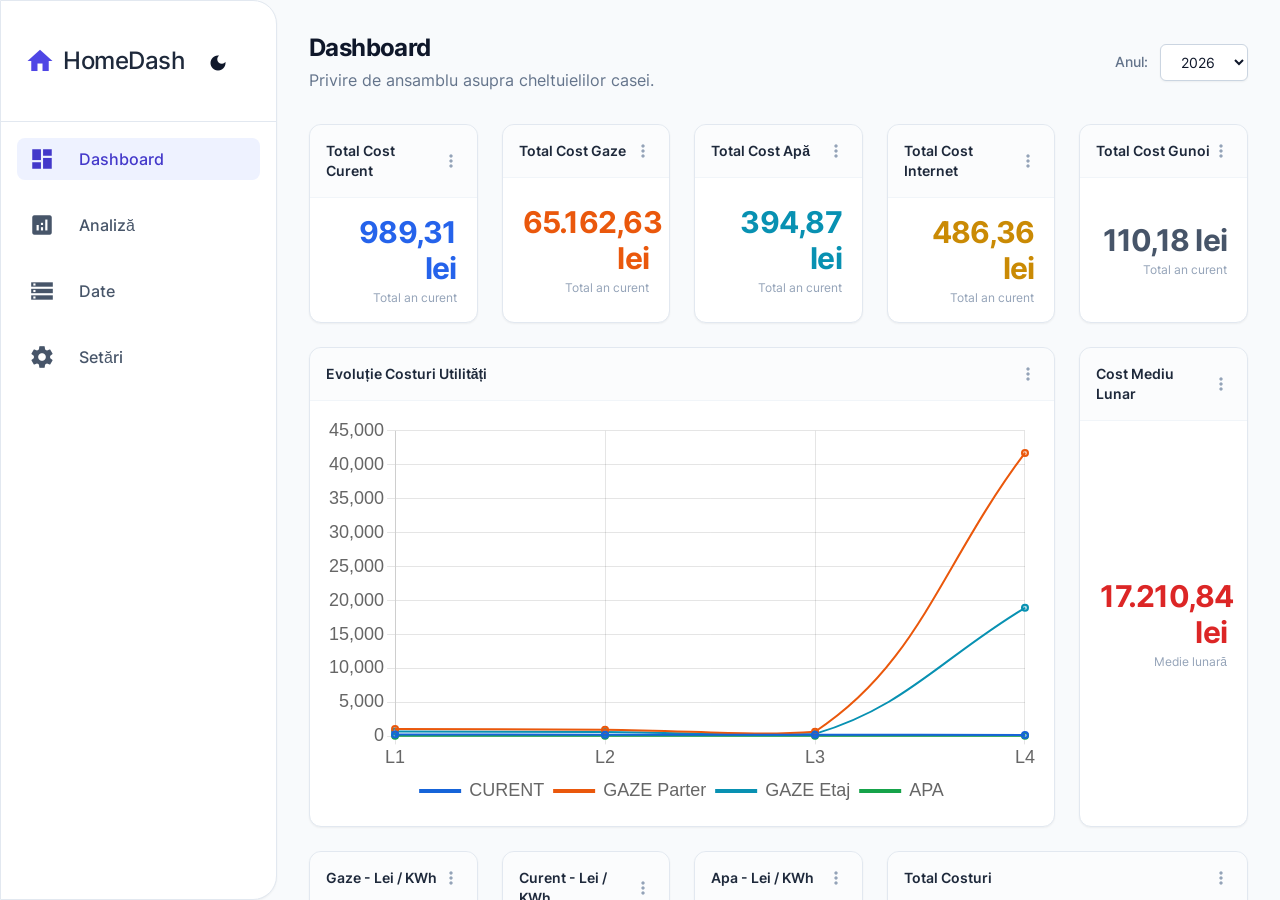
<file: homedash/webapp/index.html>
﻿<!DOCTYPE html>
<!--
  HomeDash - intrare principală modularizată.
  Structură fișiere:
    • index.html  -> shell UI + markup static
    • styles.css  -> stiluri globale + dark theme
    • script.js   -> logica aplicației (SPA hash routing)
-->
<html lang="ro">
<head>
  <meta charset="UTF-8">
  <meta name="viewport" content="width=device-width, initial-scale=1.0">
  <meta name="description" content="HomeDash - analiza si vizualizare cheltuieli utilitati casa">
  <title>HomeDash – Costuri Casă</title>

  <!--
  ╔══════════════════════════════════════════════════════════════════╗
  ║              HomeDash – Tracker Cheltuieli Utilități             ║
  ║                        Versiunea v35                             ║
  ╠══════════════════════════════════════════════════════════════════╣
  ║  Dependențe locale (folder assets):                              ║
  ║  • Tailwind CSS  – framework de stiluri utilitare                ║
  ║  • Chart.js      – grafice interactive (bar, line)               ║
  ║  • PapaParse     – parsare fișiere CSV                           ║
  ║  • Material Icons + Font Inter – iconițe și tipografie           ║
  ╚══════════════════════════════════════════════════════════════════╝
  -->

  <!-- Tailwind CSS local (assets): include clasele utilitare fără build step -->
  <script src="./assets/tailwind.js"></script>
  <!-- Chart.js v4 local (assets) – biblioteca de grafice -->
  <script src="./assets/chart.umd.min.js"></script>
  <!-- PapaParse v5 local (assets) – parser robust pentru CSV -->
  <script src="./assets/papaparse.min.js"></script>
  <!-- Datele CSV implicite (separate de logica principală pentru mentenanță facilă) -->
  <script src="./assets/default-data.js"></script>
  <!-- Material Icons local (assets/fonts) -->
  <link href="./assets/material-icons.css" rel="stylesheet">
  <!-- Font Inter local (assets/fonts) -->
  <link href="./assets/inter.css" rel="stylesheet">

  <!-- ═══════════════════════════════════════════════════════════════
       INIȚIALIZARE DARK MODE TAILWIND
       Activăm dark mode bazat pe clasă (`.dark` pe <html>), nu pe
       media query. Astfel putem comuta manual tema din UI.
       ═══════════════════════════════════════════════════════════════ -->
  <script>
    document.documentElement.setAttribute('data-tailwind-config', JSON.stringify({
      darkMode: 'class'
    }));
  </script>

  <!--
    CSS-ul aplicației a fost extras în fișier separat pentru mentenanță mai simplă.
    Toate stilurile existente din fostul bloc <style> sunt acum în styles.css.
  -->
  <link rel="stylesheet" href="./styles.css">
</head>

<!--
  BODY – Clasa bg-slate-50 și text-slate-900 sunt fundalul/textul
  pentru light mode. Dark mode suprascrie aceste clase prin CSS.
-->
<body class="bg-slate-50 text-slate-900">

<!-- ═══════════════════════════════════════════════════════════════════
     SHELL APLICAȚIE – Structura de layout principală
     ═══════════════════════════════════════════════════════════════════
     Layout: Flexbox orizontal, 100% înălțime viewport.
       • <aside>  – Sidebar fixat la stânga (lățime fixă w-64)
       • <main>   – Zona de conținut (flex-1, scroll independent)
     ═══════════════════════════════════════════════════════════════════ -->
<div class="flex h-screen overflow-hidden bg-slate-50 text-slate-900">

  <!-- ── SIDEBAR NAVIGARE ──────────────────────────────────────────
       Sidebar-ul are aspect de card (border complet + rounded + shadow).
       Conține: logo/titlu + buton dark mode + navigare cu hash links.
       Navigarea se bazează pe hash-uri URL (#dashboard, #analysis etc.)
  ─────────────────────────────────────────────────────────────────── -->
  <aside class="w-70 bg-white border border-slate-200 rounded-r-3xl shadow-sm flex flex-col flex-shrink-0">

    <!-- Header sidebar: Logo + Toggle Dark Mode -->
    <div class="p-6 border-b border-slate-200 flex items-center justify-between">
      <h1 class="text-xl font-bold tracking-tight text-slate-800 flex items-center gap-2">
        <span class="material-icons" style="color:#4f46e5;font-size:30px">home</span>
        <span class="font-medium text-2xl">HomeDash</span>
      </h1>
      <!--
        Buton toggle temă: apelează toggleTheme() din JS.
        Iconița se schimbă dinamic (dark_mode ↔ light_mode)
        prin funcția setTheme() care actualizează #theme-icon.
      -->
      <button onclick="toggleTheme()" id="theme-toggle"
              class="p-6 rounded-xl hover:bg-slate-100 dark:hover:bg-slate-700 transition-colors">
        <span id="theme-icon" class="material-icons" style="font-size:20px">dark_mode</span>
      </button>
    </div>

    <!--
      Navigare principală.
      Fiecare link are id="nav-{pageName}" pentru a putea fi
      activat/dezactivat de funcția navigate() cu clasa nav-active.
    -->
    <nav class="flex-1 p-4 space-y-6">
      <a id="nav-dashboard" href="#dashboard"
         class="nav-link flex items-center gap-6 px-3 py-2 rounded-lg text-slate-600 hover:bg-slate-50 hover:text-slate-900 transition-colors">
        <span class="material-icons" style="font-size:26px">dashboard</span>
        <span class="font-medium text-l">Dashboard</span>
      </a>
      <a id="nav-analysis" href="#analysis"
         class="nav-link flex items-center gap-6 px-3 py-2 rounded-lg text-slate-600 hover:bg-slate-50 hover:text-slate-900 transition-colors">
        <span class="material-icons" style="font-size:26px">analytics</span>
        <span class="font-medium text-l">Analiză</span>
      </a>
	  <a id="nav-data" href="#data"
         class="nav-link flex items-center gap-6 px-3 py-2 rounded-lg text-slate-600 hover:bg-slate-50 hover:text-slate-900 transition-colors">
        <span class="material-icons" style="font-size:26px">storage</span>
        <span class="font-medium text-l">Date</span>
      </a>
      <a id="nav-settings" href="#settings"
         class="nav-link flex items-center gap-6 px-3 py-2 rounded-lg text-slate-600 hover:bg-slate-50 hover:text-slate-900 transition-colors">
        <span class="material-icons" style="font-size:26px">settings</span>
        <span class="font-medium text-l">Setări</span>
      </a>

    </nav>
  </aside>

  <!--
    ZONA PRINCIPALĂ DE CONȚINUT
    Paginile sunt randate dinamic în acest container prin innerHTML.
    overflow-auto permite scroll independent față de sidebar.
  -->
  <main id="main-content" class="flex-1 overflow-auto"></main>
</div>

<!-- ═══════════════════════════════════════════════════════════════════
     MODAL EDITARE CARD
     ═══════════════════════════════════════════════════════════════════
     Modalul este în afara fluxului principal (nu în <main>) pentru a
     putea fi afișat deasupra oricărei pagini cu z-index ridicat.

     Strategie de deschidere/închidere:
       • Deschidere: clasa "hidden" este eliminată + body.modal-open
       • Închidere: clasa "hidden" este re-adăugată
       • Click pe overlay (#card-modal): apelează closeModal()
       • Click pe conținut (#modal-inner): stopPropagation() – nu se închide
     ═══════════════════════════════════════════════════════════════════ -->
<div id="card-modal" class="hidden fixed inset-0 modal-bg flex items-center justify-center z-50 p-4">
  <!--
    Containerul interior al modalului.
    max-h-[90vh] + overflow-y-auto: permite scroll intern dacă
    conținutul este prea înalt pentru ecran.
  -->
  <div id="modal-inner"
       class="bg-white rounded-xl shadow-xl max-w-2xl w-full max-h-[90vh] overflow-y-auto">
    <!-- Conținut generat dinamic de funcția renderModal() -->
  </div>
</div>

<!-- ═══════════════════════════════════════════════════════════════════
     POPUP DOCUMENTAȚIE (README / GHID)
     ═══════════════════════════════════════════════════════════════════
     Popup intern pentru documentele din assets/doc.
     Se închide prin:
       • click pe overlay (în afara conținutului)
       • butonul de închidere
       • tasta ESC
     ═══════════════════════════════════════════════════════════════════ -->
<div id="docs-modal" class="hidden fixed inset-0 modal-bg flex items-center justify-center z-50 p-4">
  <div id="docs-modal-inner" class="bg-white rounded-2xl shadow-xl w-full max-w-6xl h-[88vh] overflow-hidden flex flex-col">
    <div class="docs-modal-header p-4 border-b border-slate-200 flex items-center justify-between bg-slate-50">
      <h3 id="docs-modal-title" class="text-base font-semibold text-slate-800">Documentație</h3>
      <button onclick="closeInstructionPopup()" class="docs-modal-close text-slate-500 hover:text-slate-700 p-1.5 rounded-md hover:bg-slate-200">
        <span class="material-icons" style="font-size:20px">close</span>
      </button>
    </div>
    <iframe id="docs-modal-frame" title="Documentație HomeDash" src="about:blank" class="w-full flex-1 border-0 bg-white"></iframe>
  </div>
</div>


<!-- ═══════════════════════════════════════════════════════════════════
     LOGICA APLICAȚIEI – JavaScript
     ═══════════════════════════════════════════════════════════════════

     Arhitectura aplicației:
       1. DATE_DEFAULT   – CSV hard-coded cu date istorice (fallback)
       2. State          – obiect global cu toată starea aplicației
       3. ChartRegistry  – registru instanțe Chart.js active
       4. Serviciu Date  – parsare, procesare, persistență
       5. Router         – navigare bazată pe hash URL
       6. Chart Manager  – creare/distrugere grafice Chart.js
       7. Utilități Grid – clase Tailwind pentru grid 15 coloane
       8. Constante UI   – metrici, culori, opțiuni disponibile
       9. Dashboard      – pagina principală cu KPI + grafice
      10. Analiză        – pagina de filtrare/comparare date
      11. Setări         – configurare carduri, impozit, backup
      12. Date           – import CSV, adăugare/ștergere înregistrări
      13. Dark Theme     – comutare temă + persistare în localStorage
      14. Init & Routing – bootstrapping aplicație la încărcare
     ═══════════════════════════════════════════════════════════════════ -->
<!--
  Logica aplicației a fost extrasă în fișier separat (script.js),
  păstrând intactă implementarea originală.
-->
<script src="./script.js"></script>
</body>
</html>
</file>
<file: homedash/webapp/assets/material-icons.css>
/* Material Icons local - fără dependență de internet */
@font-face {
  font-family: 'Material Icons';
  font-style: normal;
  font-weight: 400;
  src: url('./fonts/MaterialIcons-Regular.woff2') format('woff2');
}

.material-icons {
  font-family: 'Material Icons';
  font-weight: normal;
  font-style: normal;
  font-size: 24px;
  line-height: 1;
  letter-spacing: normal;
  text-transform: none;
  display: inline-block;
  white-space: nowrap;
  word-wrap: normal;
  direction: ltr;
  -webkit-font-feature-settings: 'liga';
  -webkit-font-smoothing: antialiased;
}
</file>
<file: homedash/webapp/assets/inter.css>
/* Inter local - subset Latin, greutăți folosite în aplicație */
@font-face {
  font-family: 'Inter';
  font-style: normal;
  font-weight: 400;
  font-display: swap;
  src: url('./fonts/inter-latin-400-normal.woff2') format('woff2');
}

@font-face {
  font-family: 'Inter';
  font-style: normal;
  font-weight: 500;
  font-display: swap;
  src: url('./fonts/inter-latin-500-normal.woff2') format('woff2');
}

@font-face {
  font-family: 'Inter';
  font-style: normal;
  font-weight: 600;
  font-display: swap;
  src: url('./fonts/inter-latin-600-normal.woff2') format('woff2');
}

@font-face {
  font-family: 'Inter';
  font-style: normal;
  font-weight: 700;
  font-display: swap;
  src: url('./fonts/inter-latin-700-normal.woff2') format('woff2');
}
</file>
<file: homedash/webapp/styles.css>
/* ═══════════════════════════════════════════════════════════════
   HOMEDASH – STILURI APLICAȚIE (modularizat)
   ═══════════════════════════════════════════════════════════════
   Fișier extras din blocul <style> al versiunii single-file.
   Principii:
     • păstrăm 1:1 aspectul vizual original
     • grupăm stilurile pe zone (light mode, dark mode, componente)
     • evităm schimbări de layout în această etapă de cleanup
   ═══════════════════════════════════════════════════════════════ */

/* ─────────────────────────────────────────────────────────────
   STILURI GLOBALE (Light Mode)
   ───────────────────────────────────────────────────────────── */

    /* Font principal al aplicației */
    body { font-family: 'Inter', sans-serif; margin: 0; padding: 0; }

    /* Aliniere verticală a iconițelor Material cu textul înconjurător */
    .material-icons { vertical-align: middle; line-height: 1; }

    .nav-active { background-color: #eef2ff !important; color: #4338ca !important; }

    .modal-bg { background: rgba(15, 23, 42, 0.5); }

    body.modal-open { overflow: hidden; }

    .data-table-wrap { overflow-x: auto; }
    .data-table-wrap::-webkit-scrollbar { height: 6px; }
    .data-table-wrap::-webkit-scrollbar-thumb { background: #cbd5e1; border-radius: 3px; }

    #docs-modal {
      background: rgba(15, 23, 42, 0.58);
      backdrop-filter: blur(4px);
      -webkit-backdrop-filter: blur(4px);
    }
    #docs-modal-inner {
      border: 1px solid #e2e8f0;
      box-shadow: 0 30px 80px rgba(15, 23, 42, 0.28);
    }
    #docs-modal:not(.hidden) #docs-modal-inner {
      animation: docsModalPopIn 0.22s ease-out;
    }
    #docs-modal-frame { background: #ffffff; }
    .docs-modal-close {
      transition: background-color 0.2s ease, color 0.2s ease, transform 0.2s ease;
    }
    .docs-modal-close:hover { transform: scale(1.03); }
    @keyframes docsModalPopIn {
      from { transform: translateY(10px) scale(0.985); opacity: 0.35; }
      to   { transform: translateY(0) scale(1); opacity: 1; }
    }


    /* ═══════════════════════════════════════════════════════════════
       DARK THEME – PIXEL PERFECT HOME ASSISTANT
       ═══════════════════════════════════════════════════════════════

       Culori extrase pixel cu pixel din screenshot Home Assistant:
         #1c1c1c  fundal principal  (gri neutru pur, blue_bias=0)
         #1e1e1e  fundal carduri
         #1c1c1c  sidebar
         #2a2a2a  borduri
         #252525  hover / table head
         #e8e8e8  text principal
         #9e9e9e  text secundar
         #6e6e6e  text terțiar
         #6366f1  accent indigo HomeDash
    */
    .dark {
      --bg-main:        #1c1c1c;
      --bg-card:        #1e1e1e;
      --bg-soft:        #252525;
      --border:         #2a2a2a;
      --text-main:      #e8e8e8;
      --text-muted:     #9e9e9e;
      --accent:         #6366f1;
      --accent-hover:   #818cf8;
    }

    .dark body { background: var(--bg-main); color: var(--text-main); }

    .dark .bg-slate-50          { background: var(--bg-main) !important; }
    .dark .bg-white             { background: var(--bg-card) !important; }
    .dark .bg-slate-100,
    .dark .bg-slate-50\/50      { background: var(--bg-soft) !important; }

    .dark .border-slate-200,
    .dark .border-slate-300     { border-color: var(--border) !important; }

    .dark .text-slate-900,
    .dark .text-slate-800       { color: var(--text-main) !important; }
    .dark .text-slate-700,
    .dark .text-slate-600       { color: var(--text-muted) !important; }
    .dark .text-slate-500,
    .dark .text-slate-400       { color: #6e6e6e !important; }

    .dark aside {
      background: #1c1c1c !important;
      border-color: var(--border) !important;
    }

    .dark .nav-link             { color: var(--text-muted); }
    .dark .nav-link:hover       { background: var(--bg-soft); color: var(--text-main); }
    .dark .nav-active {
      background: linear-gradient(135deg, #6366f1, #4f46e5) !important;
      color: white !important;
    }

    .dark .rounded-xl {
      background: var(--bg-card) !important;
      border: 1px solid var(--border) !important;
    }

    .dark table thead            { background: #1c1c1c !important; }
    .dark table tbody tr:hover   { background: rgba(99,102,241,0.08); }
    .dark table td               { color: var(--text-muted); }

    .dark input,
    .dark select {
      background: var(--bg-soft);
      color: var(--text-main);
      border: 1px solid var(--border);
    }
    .dark input:focus,
    .dark select:focus {
      border-color: var(--accent);
      box-shadow: 0 0 0 1px var(--accent);
      outline: none;
    }
    .dark select option          { background: var(--bg-card); }

    .dark button                 { transition: all 0.2s ease; }
    .dark .bg-indigo-600         { background: var(--accent) !important; color: white !important; }
    .dark .bg-indigo-600:hover   { background: var(--accent-hover) !important; }

    .dark .shadow-sm  { box-shadow: 0 1px 3px rgba(0,0,0,0.6) !important; }
    .dark .shadow-xl  { box-shadow: 0 20px 40px rgba(0,0,0,0.8) !important; }

    .dark ::-webkit-scrollbar              { height: 8px; width: 8px; }
    .dark ::-webkit-scrollbar-track        { background: var(--bg-main); }
    .dark ::-webkit-scrollbar-thumb        { background: #3a3a3a; border-radius: 6px; }
    .dark ::-webkit-scrollbar-thumb:hover  { background: #4a4a4a; }

    .dark #docs-modal {
      background: rgba(0, 0, 0, 0.75);
      backdrop-filter: blur(5px);
      -webkit-backdrop-filter: blur(5px);
    }
    .dark #docs-modal-inner {
      background: #1e1e1e !important;
      border-color: var(--border) !important;
      box-shadow: 0 24px 70px rgba(0, 0, 0, 0.85) !important;
    }
    .dark .docs-modal-header {
      background: #1c1c1c !important;
      border-color: var(--border) !important;
    }
    .dark #docs-modal-frame { background: #1e1e1e !important; }
    .dark .docs-modal-close:hover {
      background: #2a2a2a !important;
      color: var(--text-main) !important;
    }
</file>
